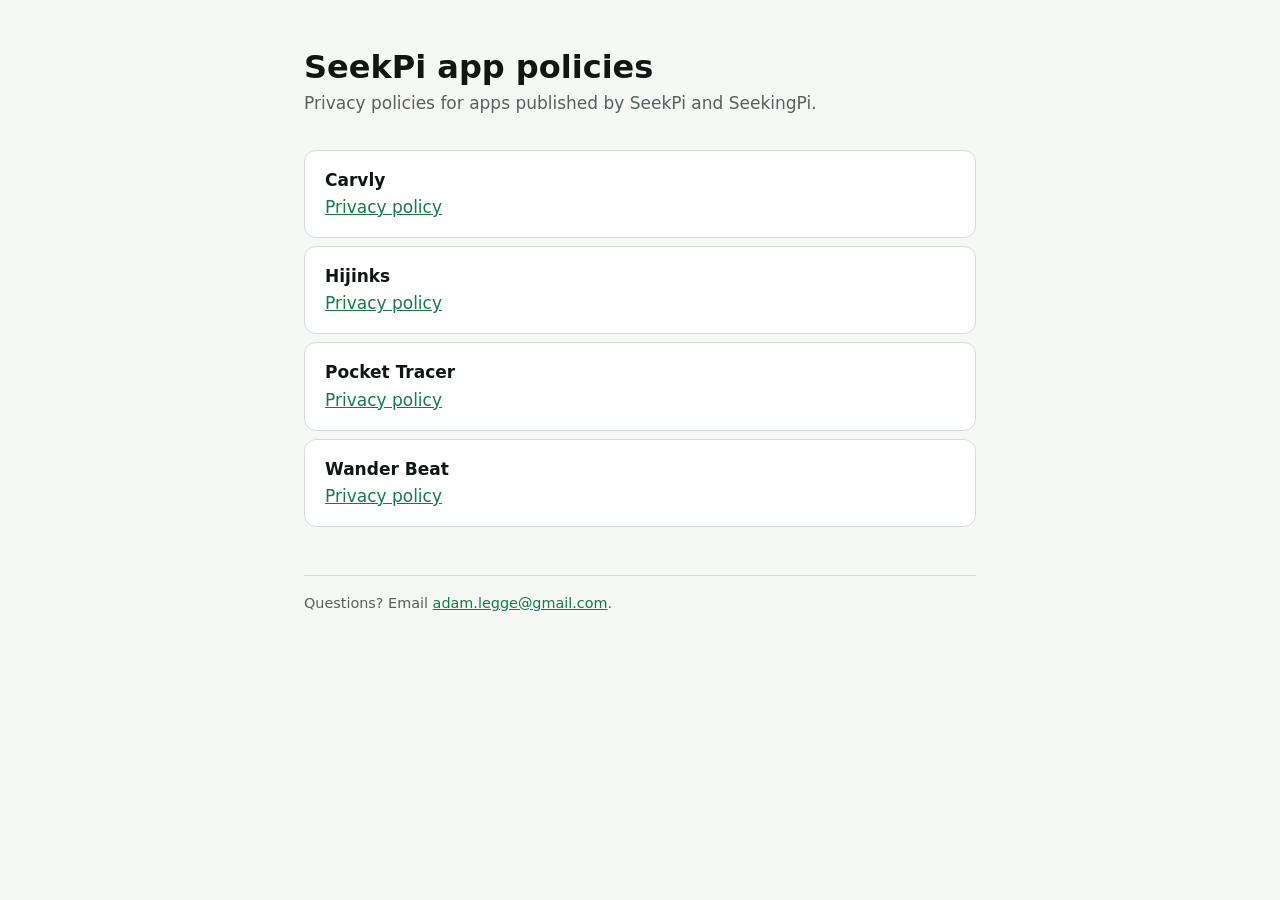
<file: index.html>
<!doctype html>
<html lang="en">
<head>
  <meta charset="utf-8">
  <meta name="viewport" content="width=device-width, initial-scale=1">
  <title>SeekPi app policies</title>
  <link rel="stylesheet" href="style.css">
</head>
<body>
  <main>
    <h1>SeekPi app policies</h1>
    <p class="meta">Privacy policies for apps published by SeekPi and SeekingPi.</p>
    <ul class="apps">
      <li>
        <strong>Carvly</strong>
        <a href="carvly/privacy/">Privacy policy</a>
      </li>
      <li>
        <strong>Hijinks</strong>
        <a href="hijinks/privacy/">Privacy policy</a>
      </li>
      <li>
        <strong>Pocket Tracer</strong>
        <a href="pocket-tracer/privacy/">Privacy policy</a>
      </li>
      <li>
        <strong>Wander Beat</strong>
        <a href="wander-beat/privacy/">Privacy policy</a>
      </li>
    </ul>
    <footer>Questions? Email <a href="mailto:adam.legge@gmail.com">adam.legge@gmail.com</a>.</footer>
  </main>
</body>
</html>
</file>
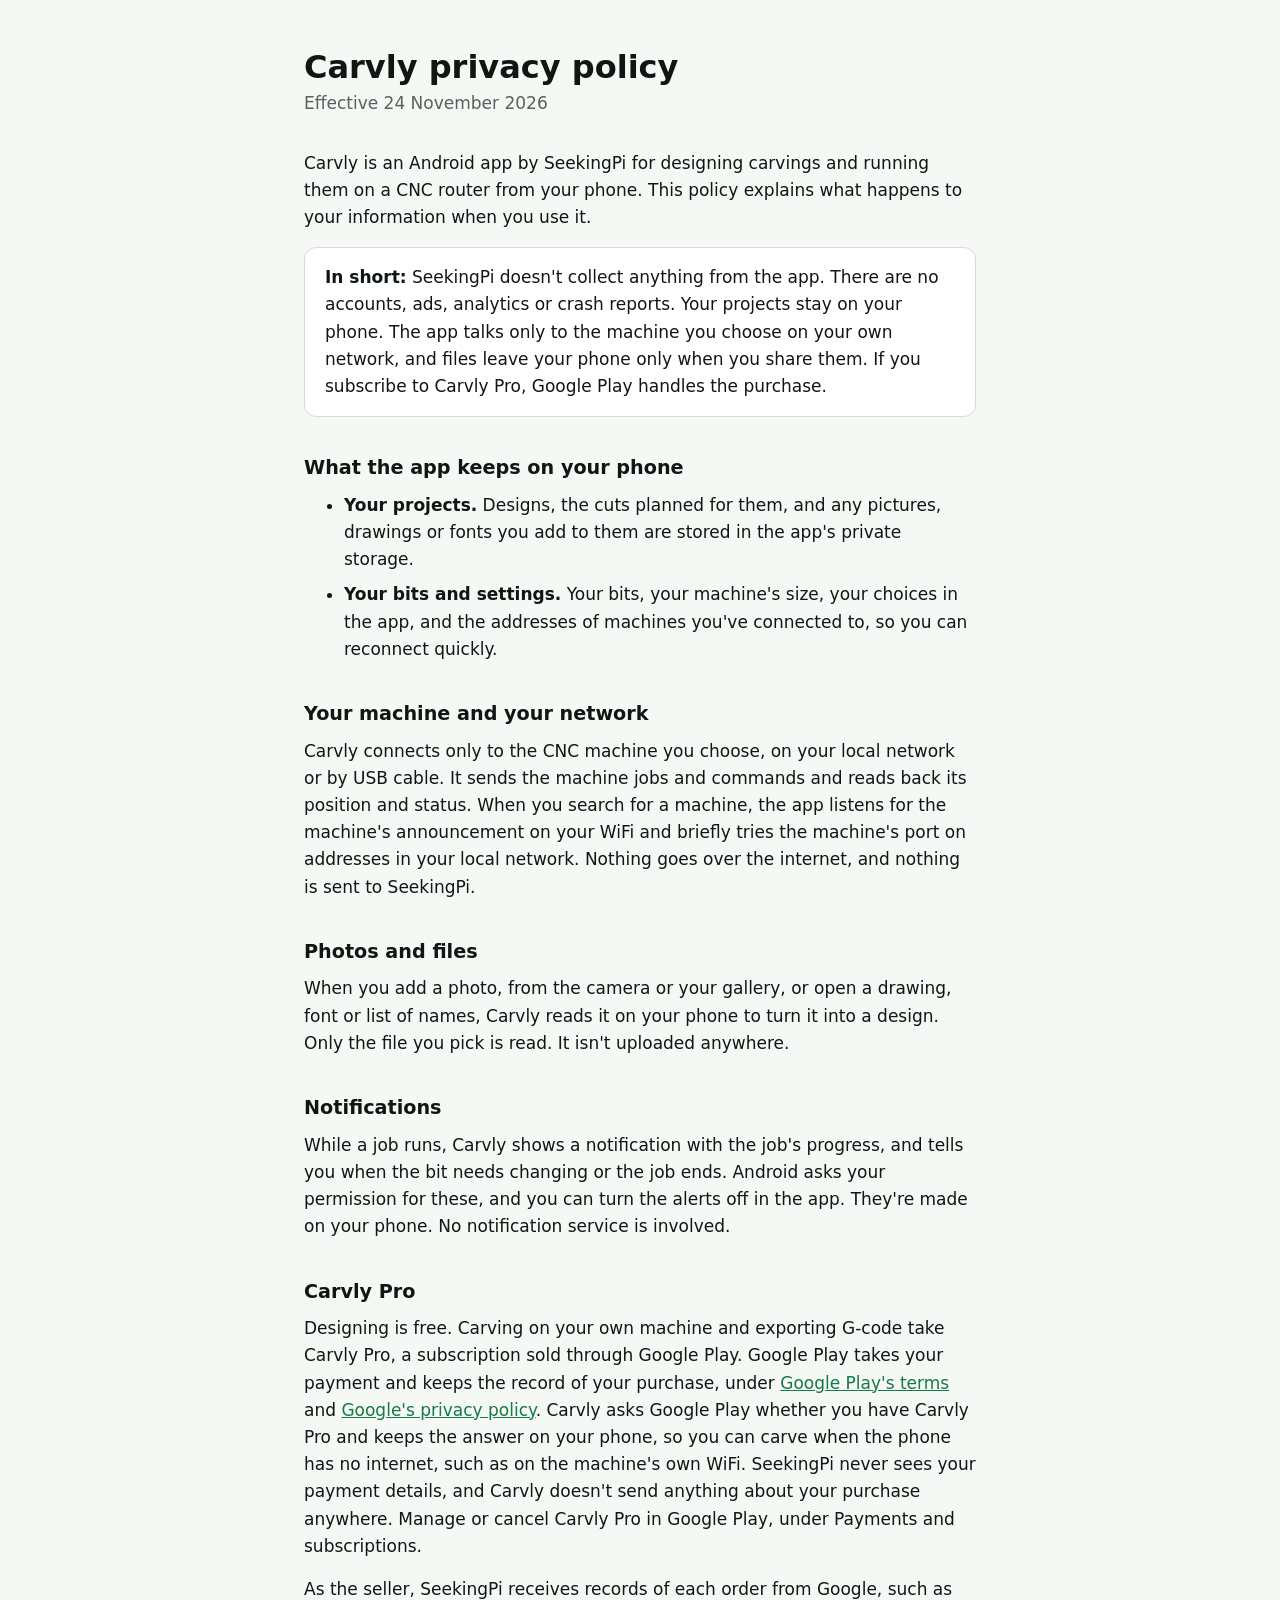
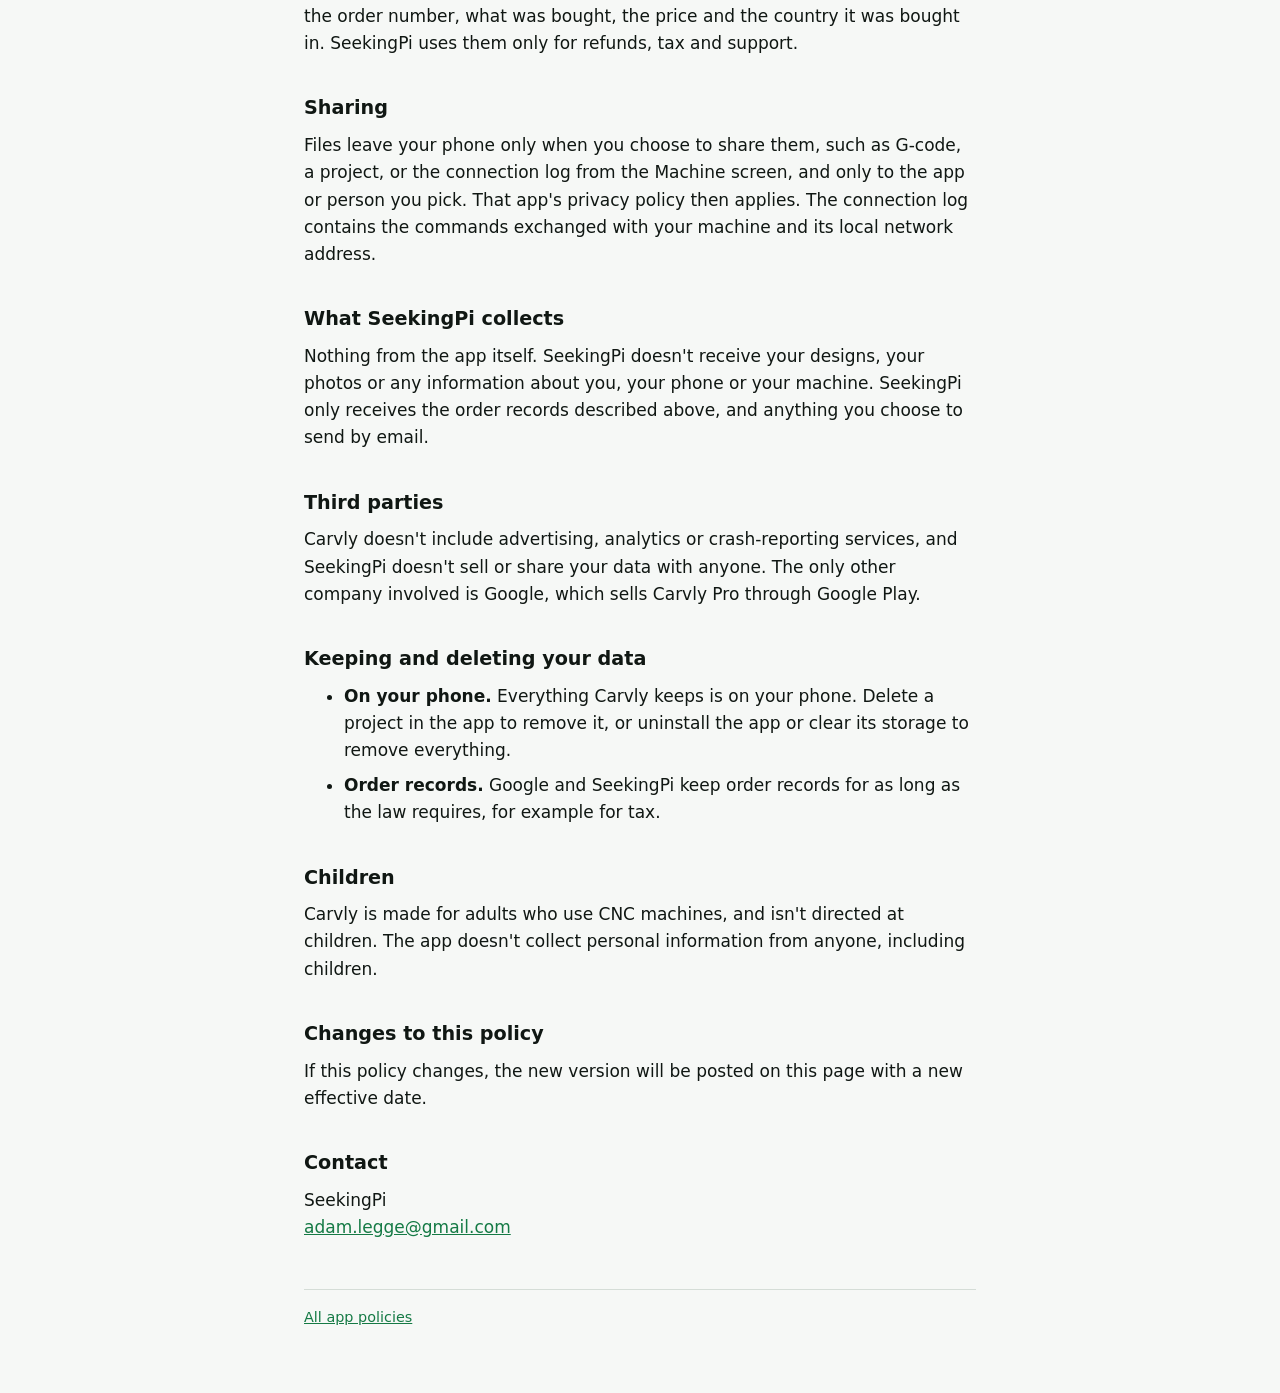
<file: carvly/privacy/index.html>
<!doctype html>
<html lang="en">
<head>
  <meta charset="utf-8">
  <meta name="viewport" content="width=device-width, initial-scale=1">
  <title>Carvly privacy policy</title>
  <link rel="stylesheet" href="../../style.css">
</head>
<body>
  <main>
    <h1>Carvly privacy policy</h1>
    <p class="meta">Effective 24 November 2026</p>

    <p>Carvly is an Android app by SeekingPi for designing carvings and running them on a CNC router from your phone. This policy explains what happens to your information when you use it.</p>

    <div class="summary">
      <p><strong>In short:</strong> SeekingPi doesn't collect anything from the app. There are no accounts, ads, analytics or crash reports. Your projects stay on your phone. The app talks only to the machine you choose on your own network, and files leave your phone only when you share them. If you subscribe to Carvly Pro, Google Play handles the purchase.</p>
    </div>

    <h2>What the app keeps on your phone</h2>
    <ul>
      <li><strong>Your projects.</strong> Designs, the cuts planned for them, and any pictures, drawings or fonts you add to them are stored in the app's private storage.</li>
      <li><strong>Your bits and settings.</strong> Your bits, your machine's size, your choices in the app, and the addresses of machines you've connected to, so you can reconnect quickly.</li>
    </ul>

    <h2>Your machine and your network</h2>
    <p>Carvly connects only to the CNC machine you choose, on your local network or by USB cable. It sends the machine jobs and commands and reads back its position and status. When you search for a machine, the app listens for the machine's announcement on your WiFi and briefly tries the machine's port on addresses in your local network. Nothing goes over the internet, and nothing is sent to SeekingPi.</p>

    <h2>Photos and files</h2>
    <p>When you add a photo, from the camera or your gallery, or open a drawing, font or list of names, Carvly reads it on your phone to turn it into a design. Only the file you pick is read. It isn't uploaded anywhere.</p>

    <h2>Notifications</h2>
    <p>While a job runs, Carvly shows a notification with the job's progress, and tells you when the bit needs changing or the job ends. Android asks your permission for these, and you can turn the alerts off in the app. They're made on your phone. No notification service is involved.</p>

    <h2>Carvly Pro</h2>
    <p>Designing is free. Carving on your own machine and exporting G-code take Carvly Pro, a subscription sold through Google Play. Google Play takes your payment and keeps the record of your purchase, under <a href="https://play.google.com/about/play-terms/">Google Play's terms</a> and <a href="https://policies.google.com/privacy">Google's privacy policy</a>. Carvly asks Google Play whether you have Carvly Pro and keeps the answer on your phone, so you can carve when the phone has no internet, such as on the machine's own WiFi. SeekingPi never sees your payment details, and Carvly doesn't send anything about your purchase anywhere. Manage or cancel Carvly Pro in Google Play, under Payments and subscriptions.</p>
    <p>As the seller, SeekingPi receives records of each order from Google, such as the order number, what was bought, the price and the country it was bought in. SeekingPi uses them only for refunds, tax and support.</p>

    <h2>Sharing</h2>
    <p>Files leave your phone only when you choose to share them, such as G-code, a project, or the connection log from the Machine screen, and only to the app or person you pick. That app's privacy policy then applies. The connection log contains the commands exchanged with your machine and its local network address.</p>

    <h2>What SeekingPi collects</h2>
    <p>Nothing from the app itself. SeekingPi doesn't receive your designs, your photos or any information about you, your phone or your machine. SeekingPi only receives the order records described above, and anything you choose to send by email.</p>

    <h2>Third parties</h2>
    <p>Carvly doesn't include advertising, analytics or crash-reporting services, and SeekingPi doesn't sell or share your data with anyone. The only other company involved is Google, which sells Carvly Pro through Google Play.</p>

    <h2>Keeping and deleting your data</h2>
    <ul>
      <li><strong>On your phone.</strong> Everything Carvly keeps is on your phone. Delete a project in the app to remove it, or uninstall the app or clear its storage to remove everything.</li>
      <li><strong>Order records.</strong> Google and SeekingPi keep order records for as long as the law requires, for example for tax.</li>
    </ul>

    <h2>Children</h2>
    <p>Carvly is made for adults who use CNC machines, and isn't directed at children. The app doesn't collect personal information from anyone, including children.</p>

    <h2>Changes to this policy</h2>
    <p>If this policy changes, the new version will be posted on this page with a new effective date.</p>

    <h2>Contact</h2>
    <p>SeekingPi<br><a href="mailto:adam.legge@gmail.com">adam.legge@gmail.com</a></p>

    <footer><a href="../../">All app policies</a></footer>
  </main>
</body>
</html>
</file>
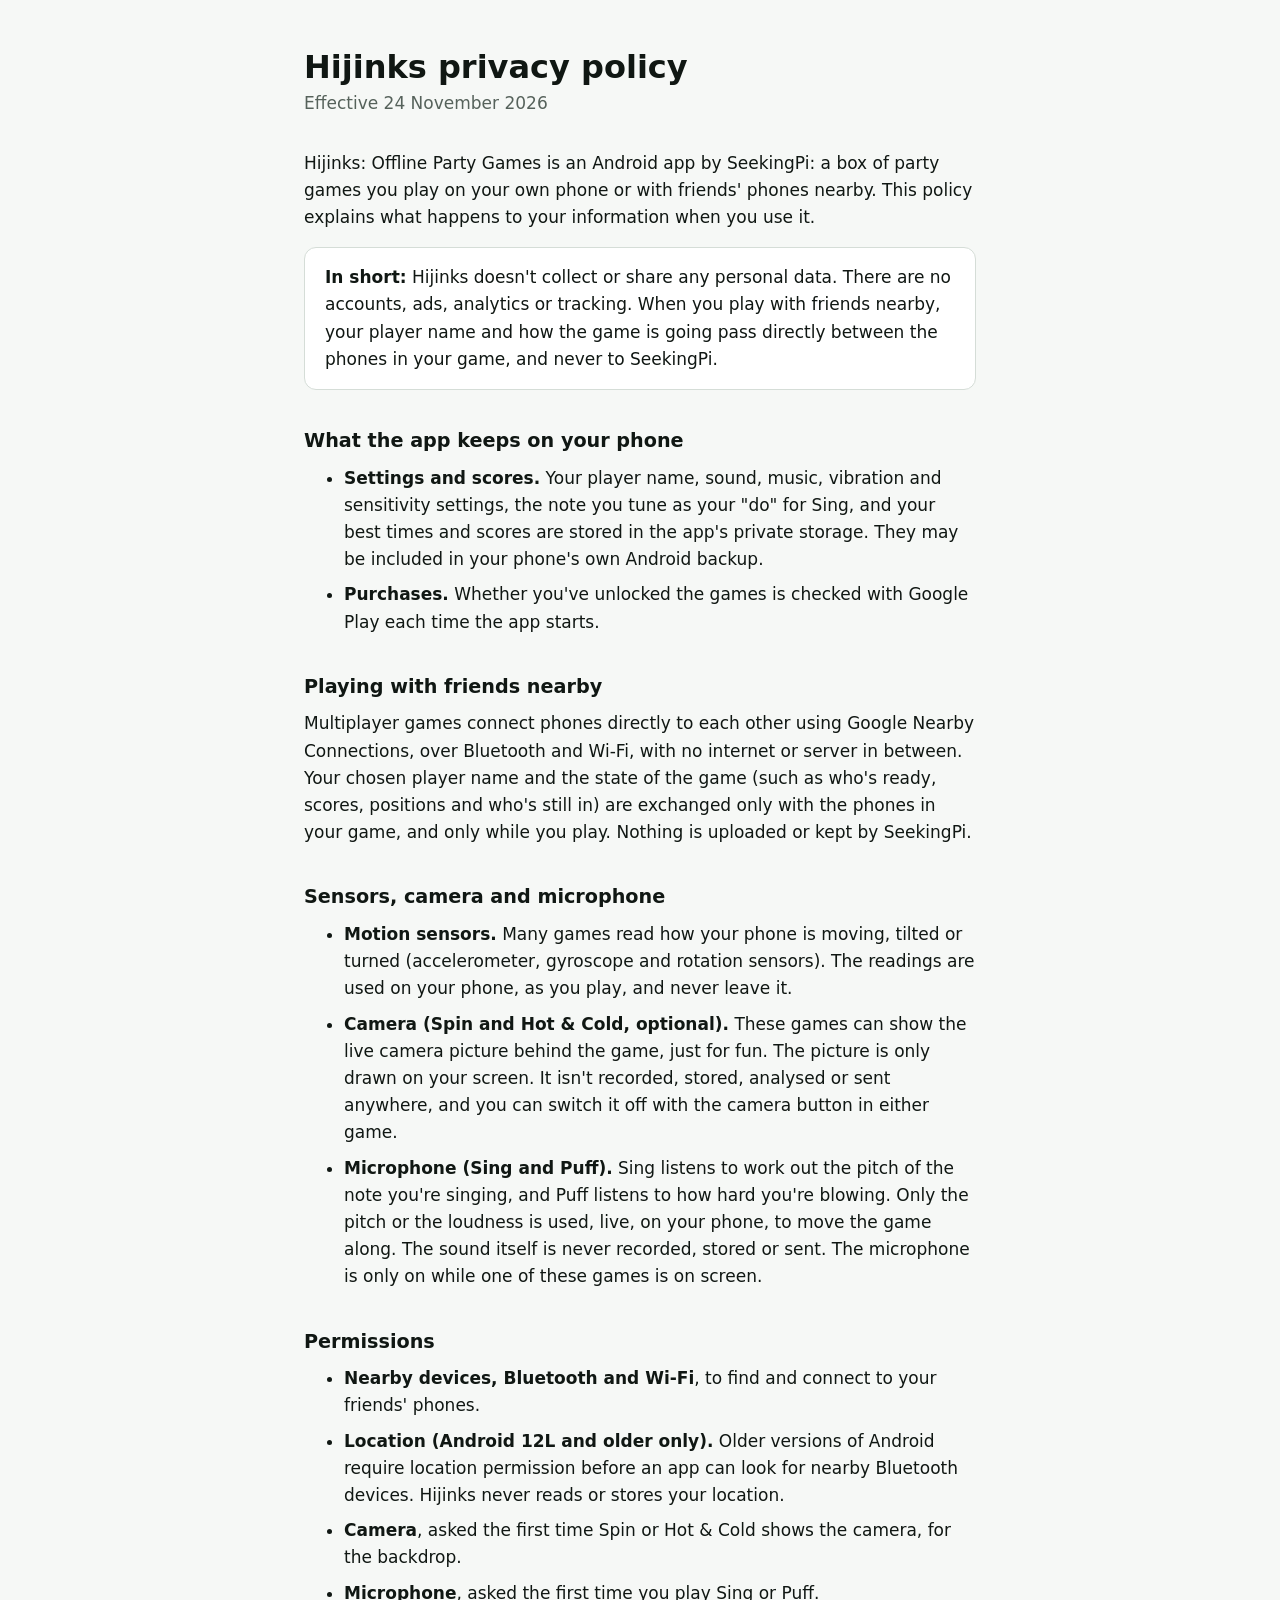
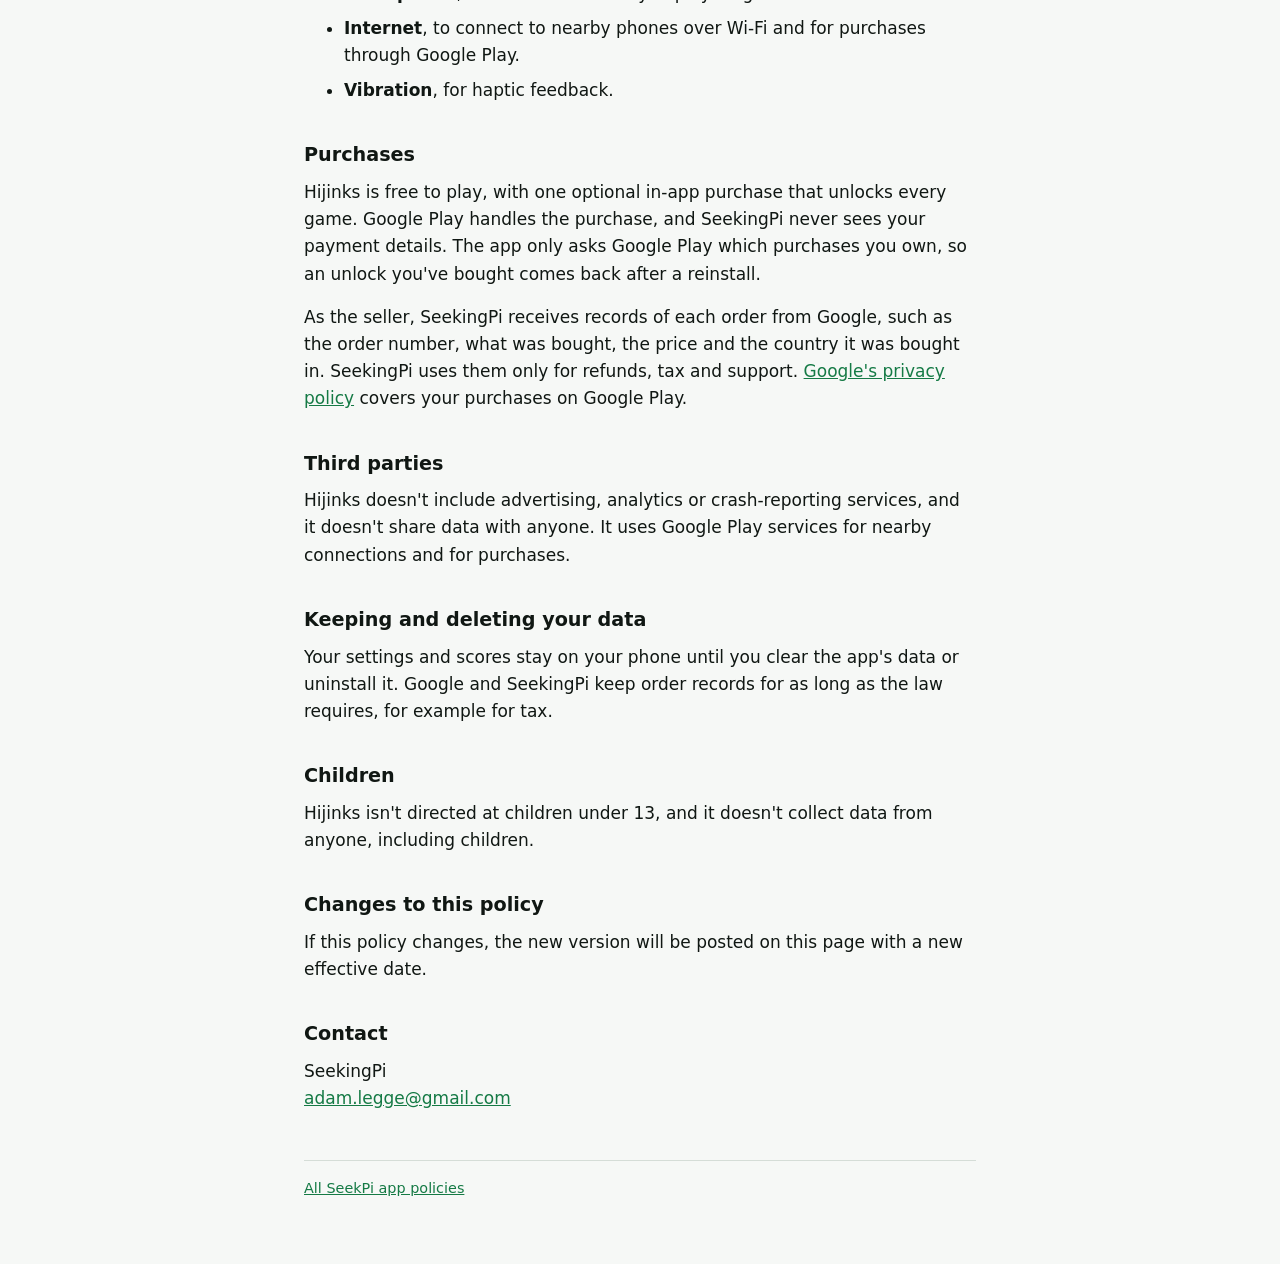
<file: hijinks/privacy/index.html>
<!doctype html>
<html lang="en">
<head>
  <meta charset="utf-8">
  <meta name="viewport" content="width=device-width, initial-scale=1">
  <title>Hijinks privacy policy</title>
  <link rel="stylesheet" href="../../style.css">
</head>
<body>
  <main>
    <h1>Hijinks privacy policy</h1>
    <p class="meta">Effective 24 November 2026</p>

    <p>Hijinks: Offline Party Games is an Android app by SeekingPi: a box of party games you play on your own phone or with friends' phones nearby. This policy explains what happens to your information when you use it.</p>

    <div class="summary">
      <p><strong>In short:</strong> Hijinks doesn't collect or share any personal data. There are no accounts, ads, analytics or tracking. When you play with friends nearby, your player name and how the game is going pass directly between the phones in your game, and never to SeekingPi.</p>
    </div>

    <h2>What the app keeps on your phone</h2>
    <ul>
      <li><strong>Settings and scores.</strong> Your player name, sound, music, vibration and sensitivity settings, the note you tune as your "do" for Sing, and your best times and scores are stored in the app's private storage. They may be included in your phone's own Android backup.</li>
      <li><strong>Purchases.</strong> Whether you've unlocked the games is checked with Google Play each time the app starts.</li>
    </ul>

    <h2>Playing with friends nearby</h2>
    <p>Multiplayer games connect phones directly to each other using Google Nearby Connections, over Bluetooth and Wi-Fi, with no internet or server in between. Your chosen player name and the state of the game (such as who's ready, scores, positions and who's still in) are exchanged only with the phones in your game, and only while you play. Nothing is uploaded or kept by SeekingPi.</p>

    <h2>Sensors, camera and microphone</h2>
    <ul>
      <li><strong>Motion sensors.</strong> Many games read how your phone is moving, tilted or turned (accelerometer, gyroscope and rotation sensors). The readings are used on your phone, as you play, and never leave it.</li>
      <li><strong>Camera (Spin and Hot &amp; Cold, optional).</strong> These games can show the live camera picture behind the game, just for fun. The picture is only drawn on your screen. It isn't recorded, stored, analysed or sent anywhere, and you can switch it off with the camera button in either game.</li>
      <li><strong>Microphone (Sing and Puff).</strong> Sing listens to work out the pitch of the note you're singing, and Puff listens to how hard you're blowing. Only the pitch or the loudness is used, live, on your phone, to move the game along. The sound itself is never recorded, stored or sent. The microphone is only on while one of these games is on screen.</li>
    </ul>

    <h2>Permissions</h2>
    <ul>
      <li><strong>Nearby devices, Bluetooth and Wi-Fi</strong>, to find and connect to your friends' phones.</li>
      <li><strong>Location (Android 12L and older only).</strong> Older versions of Android require location permission before an app can look for nearby Bluetooth devices. Hijinks never reads or stores your location.</li>
      <li><strong>Camera</strong>, asked the first time Spin or Hot &amp; Cold shows the camera, for the backdrop.</li>
      <li><strong>Microphone</strong>, asked the first time you play Sing or Puff.</li>
      <li><strong>Internet</strong>, to connect to nearby phones over Wi-Fi and for purchases through Google Play.</li>
      <li><strong>Vibration</strong>, for haptic feedback.</li>
    </ul>

    <h2>Purchases</h2>
    <p>Hijinks is free to play, with one optional in-app purchase that unlocks every game. Google Play handles the purchase, and SeekingPi never sees your payment details. The app only asks Google Play which purchases you own, so an unlock you've bought comes back after a reinstall.</p>
    <p>As the seller, SeekingPi receives records of each order from Google, such as the order number, what was bought, the price and the country it was bought in. SeekingPi uses them only for refunds, tax and support. <a href="https://policies.google.com/privacy">Google's privacy policy</a> covers your purchases on Google Play.</p>

    <h2>Third parties</h2>
    <p>Hijinks doesn't include advertising, analytics or crash-reporting services, and it doesn't share data with anyone. It uses Google Play services for nearby connections and for purchases.</p>

    <h2>Keeping and deleting your data</h2>
    <p>Your settings and scores stay on your phone until you clear the app's data or uninstall it. Google and SeekingPi keep order records for as long as the law requires, for example for tax.</p>

    <h2>Children</h2>
    <p>Hijinks isn't directed at children under 13, and it doesn't collect data from anyone, including children.</p>

    <h2>Changes to this policy</h2>
    <p>If this policy changes, the new version will be posted on this page with a new effective date.</p>

    <h2>Contact</h2>
    <p>SeekingPi<br><a href="mailto:adam.legge@gmail.com">adam.legge@gmail.com</a></p>

    <footer><a href="../../">All SeekPi app policies</a></footer>
  </main>
</body>
</html>
</file>
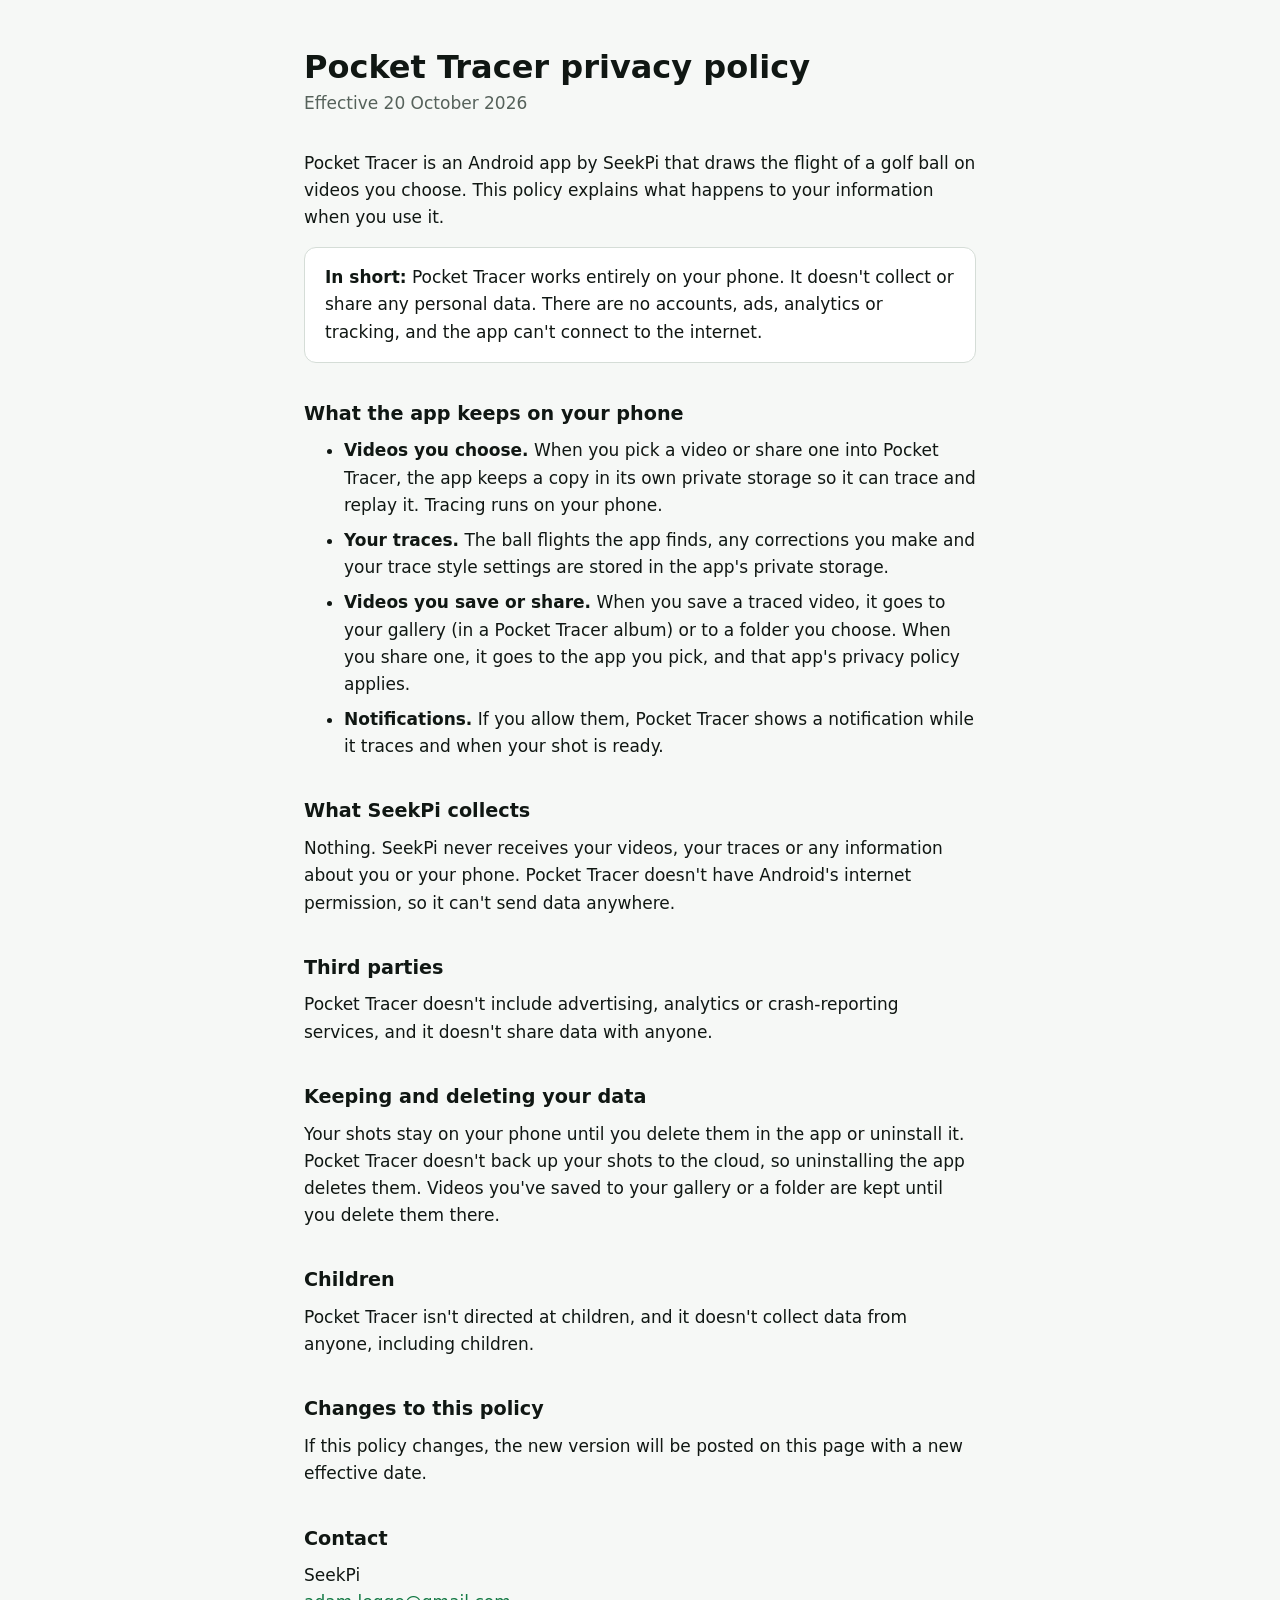
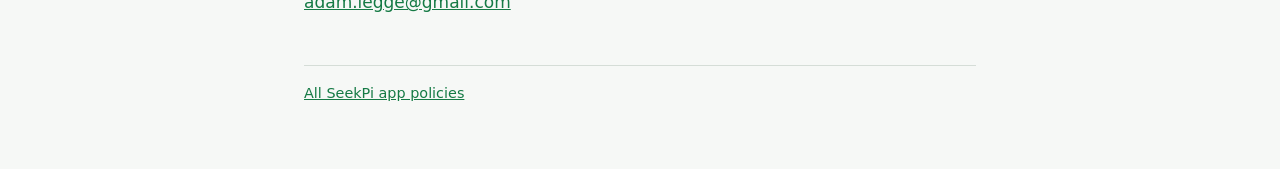
<file: pocket-tracer/privacy/index.html>
<!doctype html>
<html lang="en">
<head>
  <meta charset="utf-8">
  <meta name="viewport" content="width=device-width, initial-scale=1">
  <title>Pocket Tracer privacy policy</title>
  <link rel="stylesheet" href="../../style.css">
</head>
<body>
  <main>
    <h1>Pocket Tracer privacy policy</h1>
    <p class="meta">Effective 20 October 2026</p>

    <p>Pocket Tracer is an Android app by SeekPi that draws the flight of a golf ball on videos you choose. This policy explains what happens to your information when you use it.</p>

    <div class="summary">
      <p><strong>In short:</strong> Pocket Tracer works entirely on your phone. It doesn't collect or share any personal data. There are no accounts, ads, analytics or tracking, and the app can't connect to the internet.</p>
    </div>

    <h2>What the app keeps on your phone</h2>
    <ul>
      <li><strong>Videos you choose.</strong> When you pick a video or share one into Pocket Tracer, the app keeps a copy in its own private storage so it can trace and replay it. Tracing runs on your phone.</li>
      <li><strong>Your traces.</strong> The ball flights the app finds, any corrections you make and your trace style settings are stored in the app's private storage.</li>
      <li><strong>Videos you save or share.</strong> When you save a traced video, it goes to your gallery (in a Pocket Tracer album) or to a folder you choose. When you share one, it goes to the app you pick, and that app's privacy policy applies.</li>
      <li><strong>Notifications.</strong> If you allow them, Pocket Tracer shows a notification while it traces and when your shot is ready.</li>
    </ul>

    <h2>What SeekPi collects</h2>
    <p>Nothing. SeekPi never receives your videos, your traces or any information about you or your phone. Pocket Tracer doesn't have Android's internet permission, so it can't send data anywhere.</p>

    <h2>Third parties</h2>
    <p>Pocket Tracer doesn't include advertising, analytics or crash-reporting services, and it doesn't share data with anyone.</p>

    <h2>Keeping and deleting your data</h2>
    <p>Your shots stay on your phone until you delete them in the app or uninstall it. Pocket Tracer doesn't back up your shots to the cloud, so uninstalling the app deletes them. Videos you've saved to your gallery or a folder are kept until you delete them there.</p>

    <h2>Children</h2>
    <p>Pocket Tracer isn't directed at children, and it doesn't collect data from anyone, including children.</p>

    <h2>Changes to this policy</h2>
    <p>If this policy changes, the new version will be posted on this page with a new effective date.</p>

    <h2>Contact</h2>
    <p>SeekPi<br><a href="mailto:adam.legge@gmail.com">adam.legge@gmail.com</a></p>

    <footer><a href="../../">All SeekPi app policies</a></footer>
  </main>
</body>
</html>
</file>
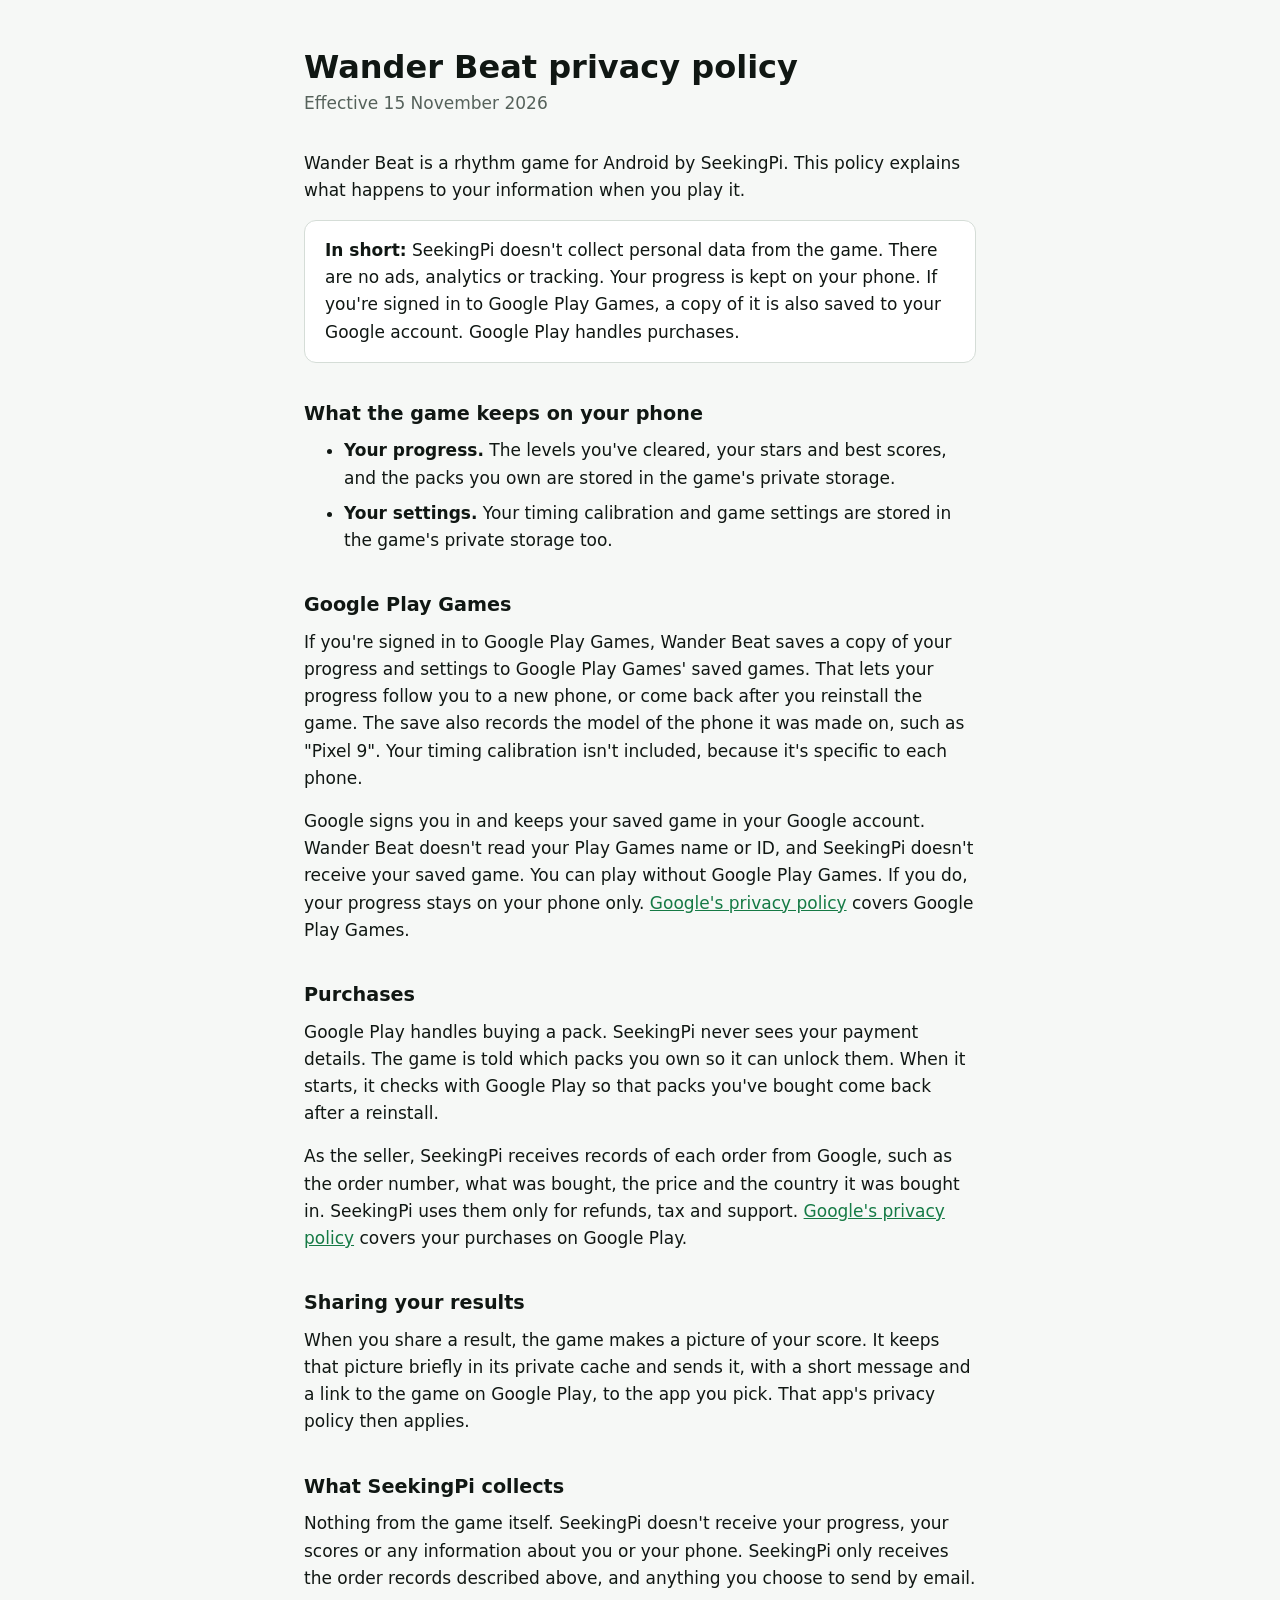
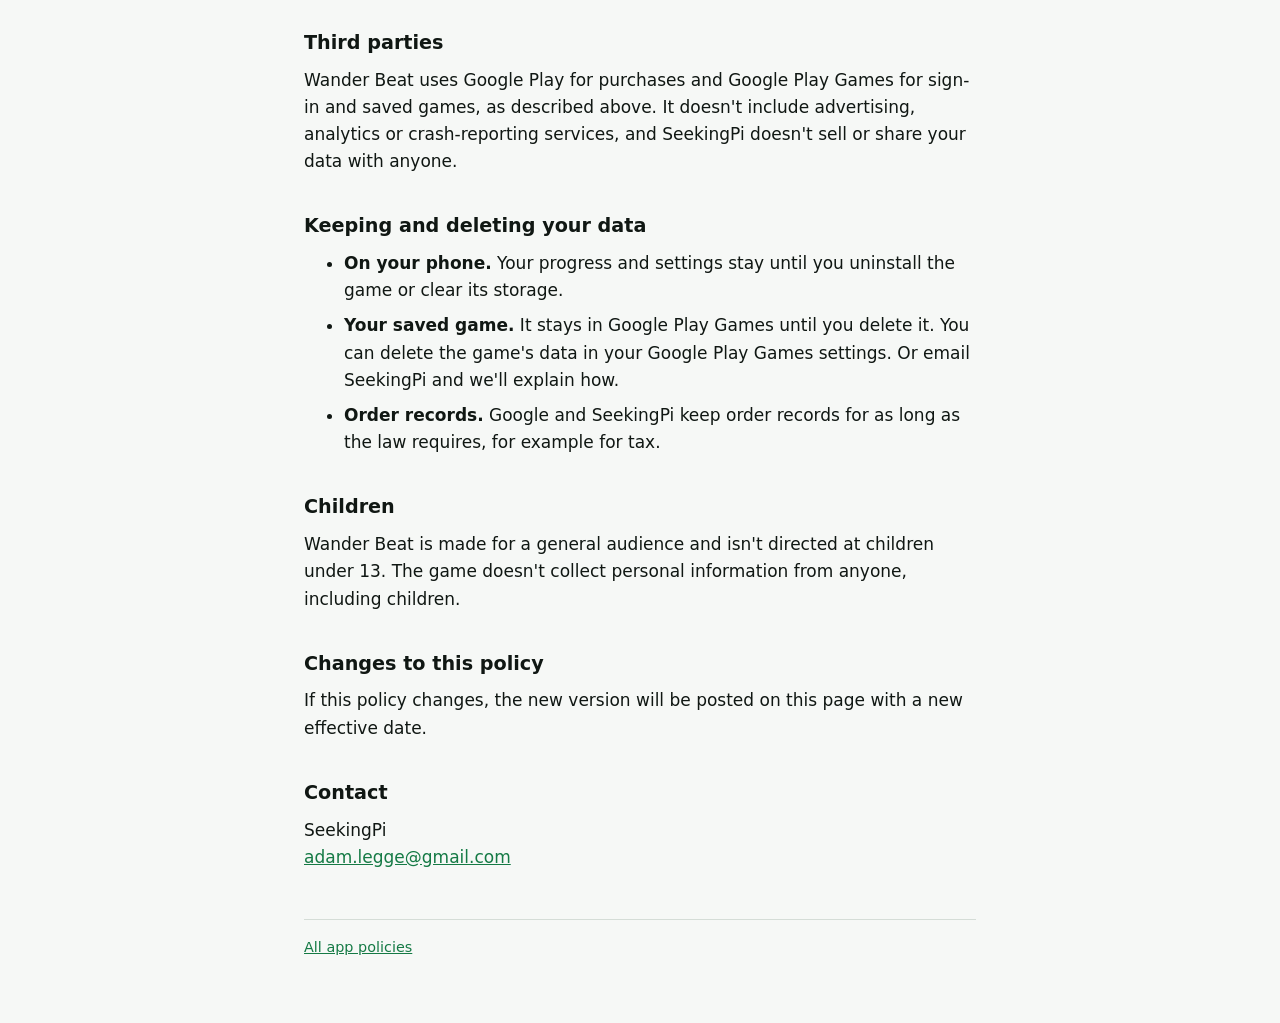
<file: wander-beat/privacy/index.html>
<!doctype html>
<html lang="en">
<head>
  <meta charset="utf-8">
  <meta name="viewport" content="width=device-width, initial-scale=1">
  <title>Wander Beat privacy policy</title>
  <link rel="stylesheet" href="../../style.css">
</head>
<body>
  <main>
    <h1>Wander Beat privacy policy</h1>
    <p class="meta">Effective 15 November 2026</p>

    <p>Wander Beat is a rhythm game for Android by SeekingPi. This policy explains what happens to your information when you play it.</p>

    <div class="summary">
      <p><strong>In short:</strong> SeekingPi doesn't collect personal data from the game. There are no ads, analytics or tracking. Your progress is kept on your phone. If you're signed in to Google Play Games, a copy of it is also saved to your Google account. Google Play handles purchases.</p>
    </div>

    <h2>What the game keeps on your phone</h2>
    <ul>
      <li><strong>Your progress.</strong> The levels you've cleared, your stars and best scores, and the packs you own are stored in the game's private storage.</li>
      <li><strong>Your settings.</strong> Your timing calibration and game settings are stored in the game's private storage too.</li>
    </ul>

    <h2>Google Play Games</h2>
    <p>If you're signed in to Google Play Games, Wander Beat saves a copy of your progress and settings to Google Play Games' saved games. That lets your progress follow you to a new phone, or come back after you reinstall the game. The save also records the model of the phone it was made on, such as "Pixel 9". Your timing calibration isn't included, because it's specific to each phone.</p>
    <p>Google signs you in and keeps your saved game in your Google account. Wander Beat doesn't read your Play Games name or ID, and SeekingPi doesn't receive your saved game. You can play without Google Play Games. If you do, your progress stays on your phone only. <a href="https://policies.google.com/privacy">Google's privacy policy</a> covers Google Play Games.</p>

    <h2>Purchases</h2>
    <p>Google Play handles buying a pack. SeekingPi never sees your payment details. The game is told which packs you own so it can unlock them. When it starts, it checks with Google Play so that packs you've bought come back after a reinstall.</p>
    <p>As the seller, SeekingPi receives records of each order from Google, such as the order number, what was bought, the price and the country it was bought in. SeekingPi uses them only for refunds, tax and support. <a href="https://policies.google.com/privacy">Google's privacy policy</a> covers your purchases on Google Play.</p>

    <h2>Sharing your results</h2>
    <p>When you share a result, the game makes a picture of your score. It keeps that picture briefly in its private cache and sends it, with a short message and a link to the game on Google Play, to the app you pick. That app's privacy policy then applies.</p>

    <h2>What SeekingPi collects</h2>
    <p>Nothing from the game itself. SeekingPi doesn't receive your progress, your scores or any information about you or your phone. SeekingPi only receives the order records described above, and anything you choose to send by email.</p>

    <h2>Third parties</h2>
    <p>Wander Beat uses Google Play for purchases and Google Play Games for sign-in and saved games, as described above. It doesn't include advertising, analytics or crash-reporting services, and SeekingPi doesn't sell or share your data with anyone.</p>

    <h2>Keeping and deleting your data</h2>
    <ul>
      <li><strong>On your phone.</strong> Your progress and settings stay until you uninstall the game or clear its storage.</li>
      <li><strong>Your saved game.</strong> It stays in Google Play Games until you delete it. You can delete the game's data in your Google Play Games settings. Or email SeekingPi and we'll explain how.</li>
      <li><strong>Order records.</strong> Google and SeekingPi keep order records for as long as the law requires, for example for tax.</li>
    </ul>

    <h2>Children</h2>
    <p>Wander Beat is made for a general audience and isn't directed at children under 13. The game doesn't collect personal information from anyone, including children.</p>

    <h2>Changes to this policy</h2>
    <p>If this policy changes, the new version will be posted on this page with a new effective date.</p>

    <h2>Contact</h2>
    <p>SeekingPi<br><a href="mailto:adam.legge@gmail.com">adam.legge@gmail.com</a></p>

    <footer><a href="../../">All app policies</a></footer>
  </main>
</body>
</html>
</file>
<file: style.css>
:root {
  --bg: #f6f8f6;
  --text: #101713;
  --muted: #56625b;
  --rule: #d5ddd7;
  --card: #ffffff;
  --link: #157a45;
  color-scheme: light dark;
}

@media (prefers-color-scheme: dark) {
  :root {
    --bg: #0b0f0d;
    --text: #f2f5f3;
    --muted: #9aa79f;
    --rule: #2d3732;
    --card: #151b18;
    --link: #3ccb7f;
  }
}

* { box-sizing: border-box; }

body {
  margin: 0;
  background: var(--bg);
  color: var(--text);
  font: 17px/1.6 system-ui, -apple-system, "Segoe UI", Roboto, sans-serif;
}

main {
  max-width: 44rem;
  margin: 0 auto;
  padding: 3rem 1rem 4rem;
}

h1 { font-size: 2rem; line-height: 1.2; margin: 0 0 .25rem; }
h2 { font-size: 1.2rem; margin: 2.25rem 0 .5rem; }
p, ul { margin: 0 0 1rem; }
li { margin-bottom: .5rem; }
a { color: var(--link); }

.meta { color: var(--muted); margin-bottom: 2rem; }

.summary {
  background: var(--card);
  border: 1px solid var(--rule);
  border-radius: 12px;
  padding: 1rem 1.25rem;
}
.summary p:last-child { margin-bottom: 0; }

.apps { list-style: none; padding: 0; }
.apps li {
  background: var(--card);
  border: 1px solid var(--rule);
  border-radius: 12px;
  padding: 1rem 1.25rem;
}
.apps strong { display: block; }

footer {
  margin-top: 3rem;
  padding-top: 1rem;
  border-top: 1px solid var(--rule);
  color: var(--muted);
  font-size: .9rem;
}
</file>
